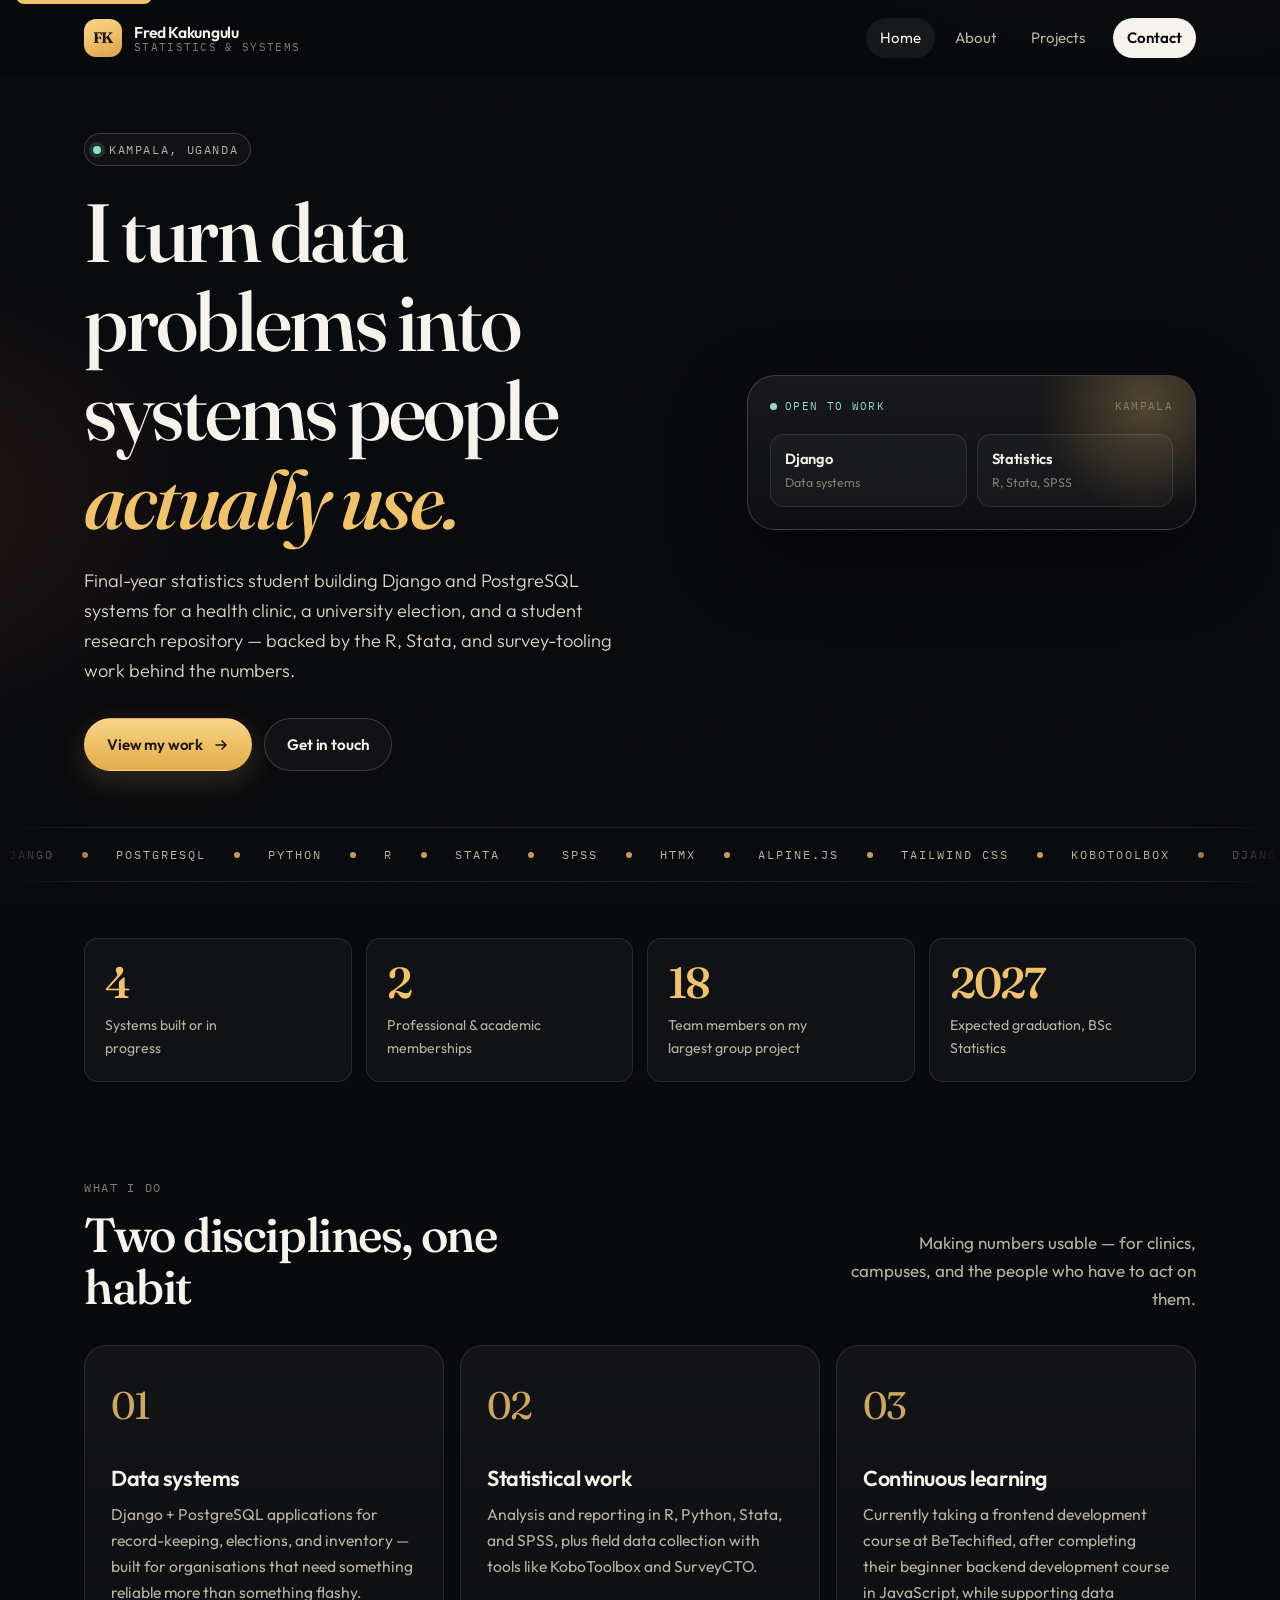
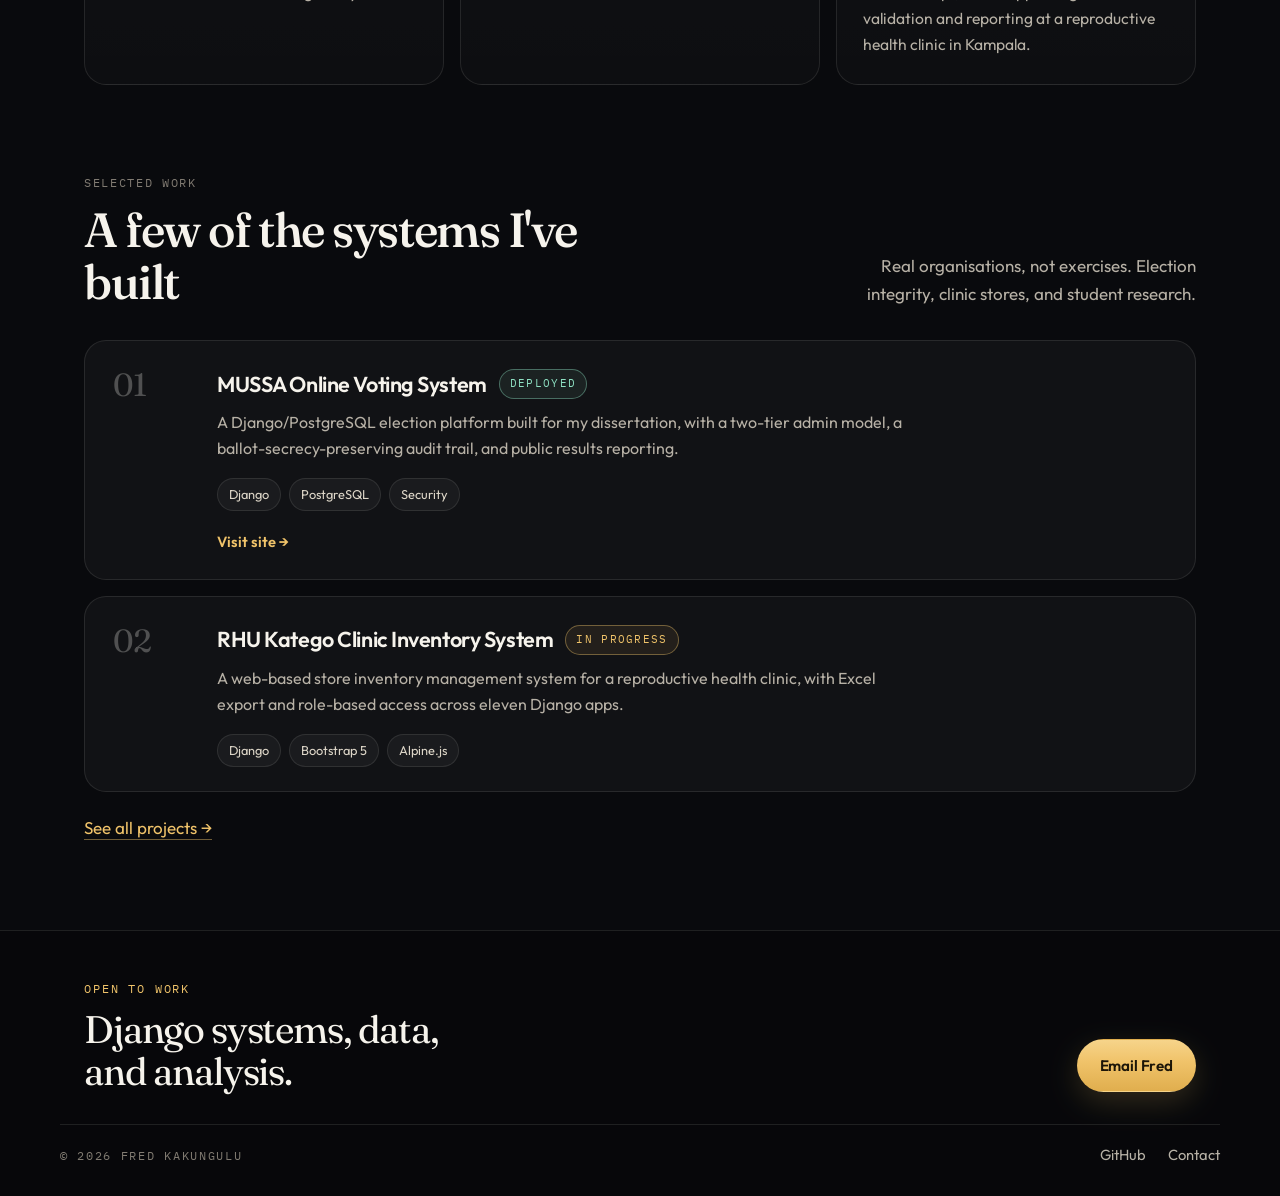
<file: index.html>
<!DOCTYPE html>
<html lang="en">
<head>
  <meta charset="UTF-8">
  <meta name="viewport" content="width=device-width, initial-scale=1.0, viewport-fit=cover">
  <title>Fred Kakungulu — Statistician & Data Systems Developer</title>
  <meta name="description" content="Fred Kakungulu is a final-year statistics student in Kampala, Uganda, building Django and PostgreSQL data systems for health, education, and civic life.">
  <meta name="theme-color" content="#090a0d">
  <link rel="icon" href="data:image/svg+xml,%3Csvg xmlns='http://www.w3.org/2000/svg' viewBox='0 0 100 100'%3E%3Crect width='100' height='100' rx='22' fill='%23f0c36a'/%3E%3Ctext x='50' y='64' font-family='Georgia' font-size='42' font-weight='600' fill='%231c1508' text-anchor='middle'%3EFK%3C/text%3E%3C/svg%3E">
  <link rel="stylesheet" href="css/style.css">
</head>
<body>

  <a class="skip-link" href="#main">Skip to content</a>

  <header class="site-header">
    <div class="container nav">
      <a href="index.html" class="logo">
        <span class="logo-mark">FK</span>
        <span class="logo-text">
          <strong>Fred Kakungulu</strong>
          <span>Statistics &amp; systems</span>
        </span>
      </a>
      <button class="nav-toggle" aria-label="Toggle menu" aria-expanded="false">
        <span></span><span></span><span></span>
      </button>
      <nav class="nav-links">
        <a href="index.html">Home</a>
        <a href="about.html">About</a>
        <a href="projects.html">Projects</a>
        <a href="contact.html" class="nav-cta">Contact</a>
      </nav>
    </div>
  </header>

  <main id="main">

    <section class="hero">
      <div class="container hero-grid">
        <div>
          <p class="eyebrow"><span class="dot" aria-hidden="true"></span> Kampala, Uganda</p>
          <h1>I turn data problems into systems people <em class="accent">actually use.</em></h1>
          <p class="lead">Final-year statistics student building Django and PostgreSQL systems for a health clinic, a university election, and a student research repository — backed by the R, Stata, and survey-tooling work behind the numbers.</p>
          <div class="btn-row">
            <a href="projects.html" class="btn btn-primary">
              View my work
              <svg viewBox="0 0 16 16" fill="none" aria-hidden="true"><path d="M3 8h10M9 4l4 4-4 4" stroke="currentColor" stroke-width="1.6" stroke-linecap="round" stroke-linejoin="round"/></svg>
            </a>
            <a href="contact.html" class="btn btn-ghost">Get in touch</a>
          </div>
        </div>

        <aside class="hero-panel" aria-hidden="true">
          <div class="panel-top">
            <span class="live-pill"><i></i> Open to work</span>
            <span class="panel-meta">Kampala</span>
          </div>
          <div class="panel-facts">
            <div class="fact">
              <strong>Django</strong>
              <span>Data systems</span>
            </div>
            <div class="fact">
              <strong>Statistics</strong>
              <span>R, Stata, SPSS</span>
            </div>
          </div>
        </aside>
      </div>

      <div class="marquee" aria-label="Tools I work with">
        <div class="marquee-track">
          <ul>
            <li>Django</li>
            <li>PostgreSQL</li>
            <li>Python</li>
            <li>R</li>
            <li>Stata</li>
            <li>SPSS</li>
            <li>HTMX</li>
            <li>Alpine.js</li>
            <li>Tailwind CSS</li>
            <li>KoboToolbox</li>
          </ul>
          <ul aria-hidden="true">
            <li>Django</li>
            <li>PostgreSQL</li>
            <li>Python</li>
            <li>R</li>
            <li>Stata</li>
            <li>SPSS</li>
            <li>HTMX</li>
            <li>Alpine.js</li>
            <li>Tailwind CSS</li>
            <li>KoboToolbox</li>
          </ul>
        </div>
      </div>
    </section>

    <section class="stats">
      <div class="container stats-grid">
        <div class="stat">
          <div class="stat-num" data-count="4">4</div>
          <div class="stat-label">Systems built or in progress</div>
        </div>
        <div class="stat">
          <div class="stat-num" data-count="2">2</div>
          <div class="stat-label">Professional &amp; academic memberships</div>
        </div>
        <div class="stat">
          <div class="stat-num" data-count="18">18</div>
          <div class="stat-label">Team members on my largest group project</div>
        </div>
        <div class="stat">
          <div class="stat-num" data-count="2027">2027</div>
          <div class="stat-label">Expected graduation, BSc Statistics</div>
        </div>
      </div>
    </section>

    <section class="section">
      <div class="container">
        <div class="section-head">
          <div>
            <span class="mono">What I do</span>
            <h2>Two disciplines, one habit</h2>
          </div>
          <p>Making numbers usable — for clinics, campuses, and the people who have to act on them.</p>
        </div>
        <div class="grid-3">
          <article class="panel">
            <span class="index">01</span>
            <h3>Data systems</h3>
            <p>Django + PostgreSQL applications for record-keeping, elections, and inventory — built for organisations that need something reliable more than something flashy.</p>
          </article>
          <article class="panel">
            <span class="index">02</span>
            <h3>Statistical work</h3>
            <p>Analysis and reporting in R, Python, Stata, and SPSS, plus field data collection with tools like KoboToolbox and SurveyCTO.</p>
          </article>
          <article class="panel">
            <span class="index">03</span>
            <h3>Continuous learning</h3>
            <p>Currently taking a frontend development course at BeTechified, after completing their beginner backend development course in JavaScript, while supporting data validation and reporting at a reproductive health clinic in Kampala.</p>
          </article>
        </div>
      </div>
    </section>

    <section class="section" style="padding-top: 0;">
      <div class="container">
        <div class="section-head">
          <div>
            <span class="mono">Selected work</span>
            <h2>A few of the systems I've built</h2>
          </div>
          <p>Real organisations, not exercises. Election integrity, clinic stores, and student research.</p>
        </div>
        <div class="project-list">
          <article class="project-card">
            <span class="project-index">01</span>
            <div>
              <div class="project-title-row">
                <h3>MUSSA Online Voting System</h3>
                <span class="status status-live">Deployed</span>
              </div>
              <p class="project-desc">A Django/PostgreSQL election platform built for my dissertation, with a two-tier admin model, a ballot-secrecy-preserving audit trail, and public results reporting.</p>
              <div class="tag-row">
                <span class="tag">Django</span>
                <span class="tag">PostgreSQL</span>
                <span class="tag">Security</span>
              </div>
              <div class="project-links">
                <a href="https://mussaelections.com" target="_blank" rel="noopener">Visit site →</a>
              </div>
            </div>
          </article>
          <article class="project-card">
            <span class="project-index">02</span>
            <div>
              <div class="project-title-row">
                <h3>RHU Katego Clinic Inventory System</h3>
                <span class="status status-progress">In progress</span>
              </div>
              <p class="project-desc">A web-based store inventory management system for a reproductive health clinic, with Excel export and role-based access across eleven Django apps.</p>
              <div class="tag-row">
                <span class="tag">Django</span>
                <span class="tag">Bootstrap 5</span>
                <span class="tag">Alpine.js</span>
              </div>
            </div>
          </article>
        </div>
        <div class="see-more">
          <a href="projects.html" class="inline-link">See all projects →</a>
        </div>
      </div>
    </section>

  </main>

  <footer class="site-footer">
    <div class="container footer-top">
      <div>
        <p class="footer-kicker">Open to work</p>
        <p class="footer-title">Django systems, data, and analysis.</p>
      </div>
      <a href="mailto:fredkakungulu@outlook.com" class="btn btn-primary">Email Fred</a>
    </div>
    <div class="container footer-row">
      <span class="mono">© <span id="year"></span> Fred Kakungulu</span>
      <div class="footer-links">
        <a href="https://github.com/FredKakungulu" target="_blank" rel="noopener">GitHub</a>
        <a href="contact.html">Contact</a>
      </div>
    </div>
  </footer>

  <script src="js/main.js"></script>
</body>
</html>
</file>
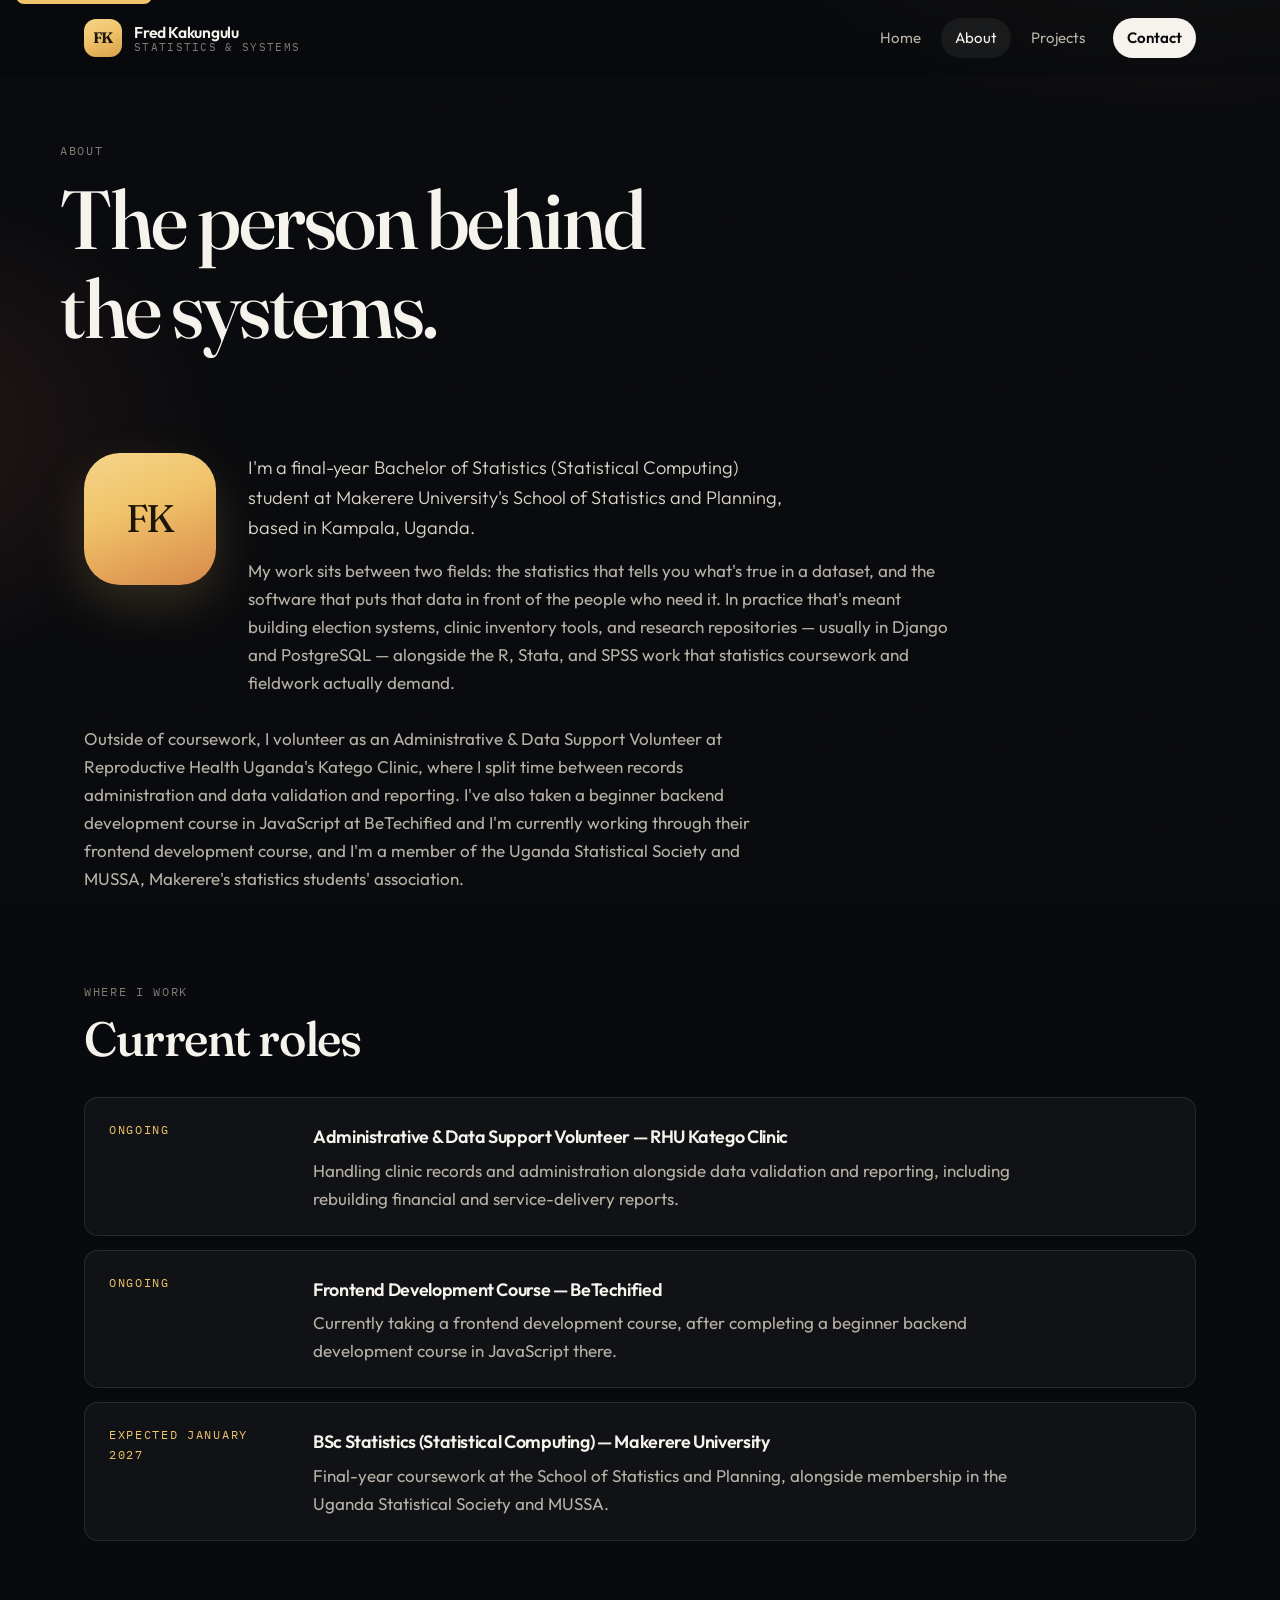
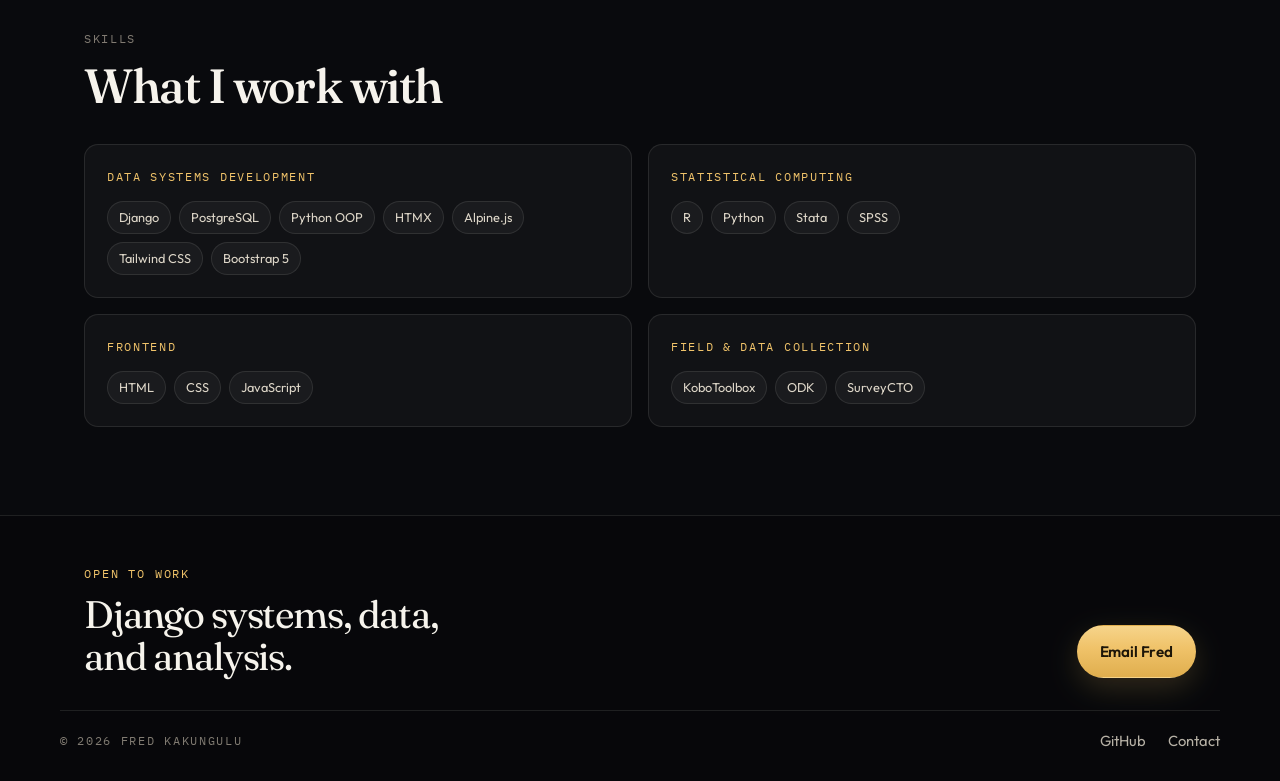
<file: about.html>
<!DOCTYPE html>
<html lang="en">
<head>
  <meta charset="UTF-8">
  <meta name="viewport" content="width=device-width, initial-scale=1.0, viewport-fit=cover">
  <title>About — Fred Kakungulu</title>
  <meta name="description" content="Statistics student at Makerere University, volunteer data support at RHU Katego Clinic, currently studying frontend development at BeTechified.">
  <meta name="theme-color" content="#090a0d">
  <link rel="icon" href="data:image/svg+xml,%3Csvg xmlns='http://www.w3.org/2000/svg' viewBox='0 0 100 100'%3E%3Crect width='100' height='100' rx='22' fill='%23f0c36a'/%3E%3Ctext x='50' y='64' font-family='Georgia' font-size='42' font-weight='600' fill='%231c1508' text-anchor='middle'%3EFK%3C/text%3E%3C/svg%3E">
  <link rel="stylesheet" href="css/style.css">
</head>
<body>

  <a class="skip-link" href="#main">Skip to content</a>

  <header class="site-header">
    <div class="container nav">
      <a href="index.html" class="logo">
        <span class="logo-mark">FK</span>
        <span class="logo-text">
          <strong>Fred Kakungulu</strong>
          <span>Statistics &amp; systems</span>
        </span>
      </a>
      <button class="nav-toggle" aria-label="Toggle menu" aria-expanded="false">
        <span></span><span></span><span></span>
      </button>
      <nav class="nav-links">
        <a href="index.html">Home</a>
        <a href="about.html">About</a>
        <a href="projects.html">Projects</a>
        <a href="contact.html" class="nav-cta">Contact</a>
      </nav>
    </div>
  </header>

  <main id="main">

    <div class="page-header container">
      <span class="mono">About</span>
      <h1>The person behind the systems.</h1>
    </div>

    <section class="section">
      <div class="container">
        <div class="avatar-block">
          <div class="avatar">
            <!-- Swap this initials block for an <img src="assets/photo.jpg" alt="Fred Kakungulu"> when you have a headshot -->
            FK
          </div>
          <div>
            <p class="lead">I'm a final-year Bachelor of Statistics (Statistical Computing) student at Makerere University's School of Statistics and Planning, based in Kampala, Uganda.</p>
            <p>My work sits between two fields: the statistics that tells you what's true in a dataset, and the software that puts that data in front of the people who need it. In practice that's meant building election systems, clinic inventory tools, and research repositories — usually in Django and PostgreSQL — alongside the R, Stata, and SPSS work that statistics coursework and fieldwork actually demand.</p>
          </div>
        </div>

        <p>Outside of coursework, I volunteer as an Administrative &amp; Data Support Volunteer at Reproductive Health Uganda's Katego Clinic, where I split time between records administration and data validation and reporting. I've also taken a beginner backend development course in JavaScript at BeTechified and I'm currently working through their frontend development course, and I'm a member of the Uganda Statistical Society and MUSSA, Makerere's statistics students' association.</p>
      </div>
    </section>

    <section class="section" style="padding-top: 0;">
      <div class="container">
        <div class="section-head">
          <div>
            <span class="mono">Where I work</span>
            <h2>Current roles</h2>
          </div>
        </div>
        <div class="timeline">
          <article class="timeline-item">
            <span class="mono">Ongoing</span>
            <div>
              <h3>Administrative &amp; Data Support Volunteer — RHU Katego Clinic</h3>
              <p>Handling clinic records and administration alongside data validation and reporting, including rebuilding financial and service-delivery reports.</p>
            </div>
          </article>
          <article class="timeline-item">
            <span class="mono">Ongoing</span>
            <div>
              <h3>Frontend Development Course — BeTechified</h3>
              <p>Currently taking a frontend development course, after completing a beginner backend development course in JavaScript there.</p>
            </div>
          </article>
          <article class="timeline-item">
            <span class="mono">Expected January 2027</span>
            <div>
              <h3>BSc Statistics (Statistical Computing) — Makerere University</h3>
              <p>Final-year coursework at the School of Statistics and Planning, alongside membership in the Uganda Statistical Society and MUSSA.</p>
            </div>
          </article>
        </div>
      </div>
    </section>

    <section class="section" style="padding-top: 0;">
      <div class="container">
        <div class="section-head">
          <div>
            <span class="mono">Skills</span>
            <h2>What I work with</h2>
          </div>
        </div>
        <div class="skill-groups">
          <div class="skill-group">
            <span class="mono">Data systems development</span>
            <div class="tag-row">
              <span class="tag">Django</span>
              <span class="tag">PostgreSQL</span>
              <span class="tag">Python OOP</span>
              <span class="tag">HTMX</span>
              <span class="tag">Alpine.js</span>
              <span class="tag">Tailwind CSS</span>
              <span class="tag">Bootstrap 5</span>
            </div>
          </div>
          <div class="skill-group">
            <span class="mono">Statistical computing</span>
            <div class="tag-row">
              <span class="tag">R</span>
              <span class="tag">Python</span>
              <span class="tag">Stata</span>
              <span class="tag">SPSS</span>
            </div>
          </div>
          <div class="skill-group">
            <span class="mono">Frontend</span>
            <div class="tag-row">
              <span class="tag">HTML</span>
              <span class="tag">CSS</span>
              <span class="tag">JavaScript</span>
            </div>
          </div>
          <div class="skill-group">
            <span class="mono">Field &amp; data collection</span>
            <div class="tag-row">
              <span class="tag">KoboToolbox</span>
              <span class="tag">ODK</span>
              <span class="tag">SurveyCTO</span>
            </div>
          </div>
        </div>
      </div>
    </section>

  </main>

  <footer class="site-footer">
    <div class="container footer-top">
      <div>
        <p class="footer-kicker">Open to work</p>
        <p class="footer-title">Django systems, data, and analysis.</p>
      </div>
      <a href="mailto:fredkakungulu@outlook.com" class="btn btn-primary">Email Fred</a>
    </div>
    <div class="container footer-row">
      <span class="mono">© <span id="year"></span> Fred Kakungulu</span>
      <div class="footer-links">
        <a href="https://github.com/FredKakungulu" target="_blank" rel="noopener">GitHub</a>
        <a href="contact.html">Contact</a>
      </div>
    </div>
  </footer>

  <script src="js/main.js"></script>
</body>
</html>
</file>
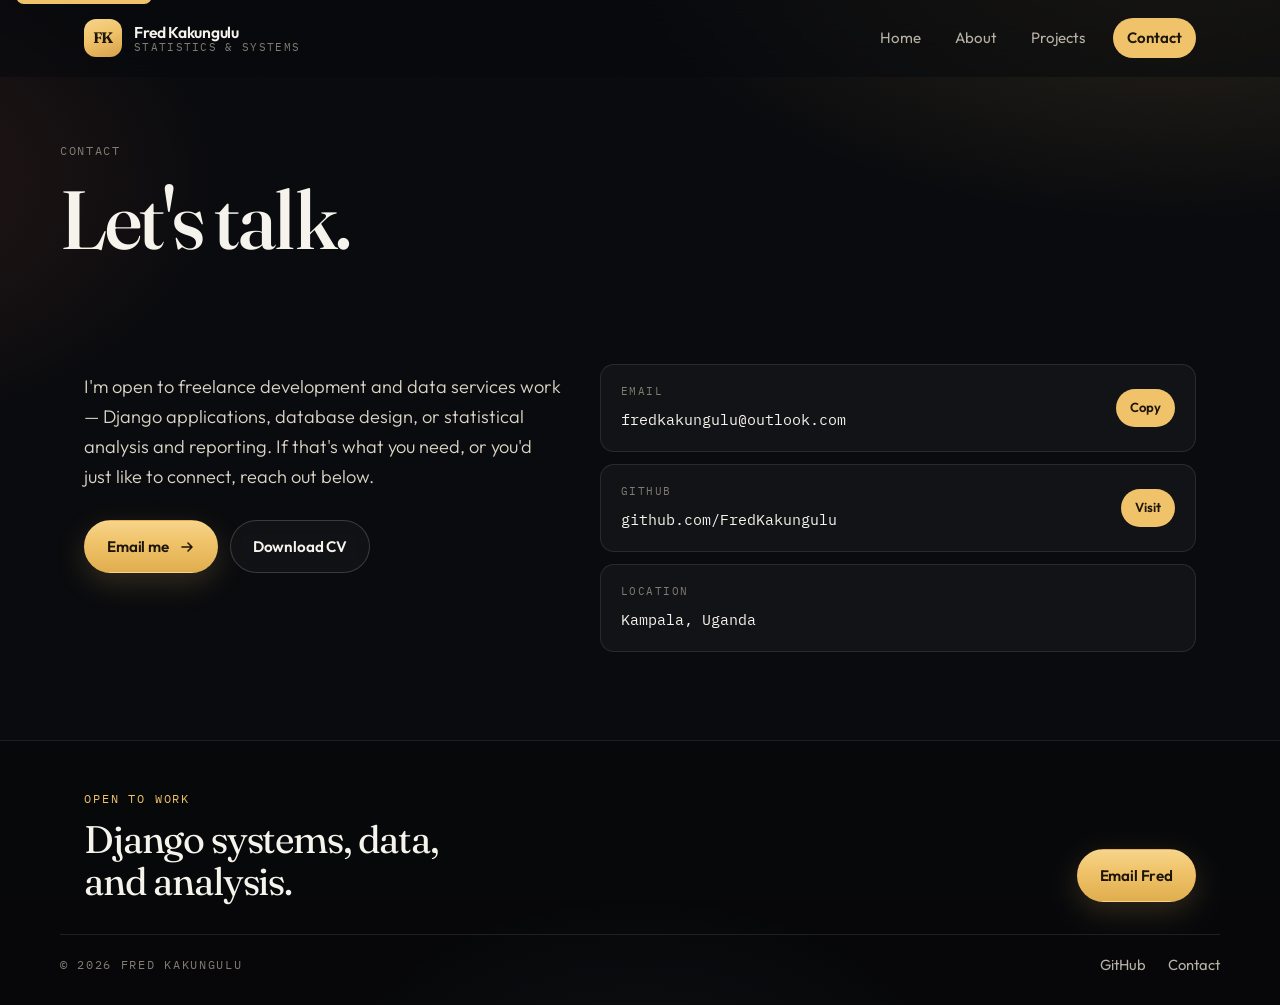
<file: contact.html>
<!DOCTYPE html>
<html lang="en">
<head>
  <meta charset="UTF-8">
  <meta name="viewport" content="width=device-width, initial-scale=1.0, viewport-fit=cover">
  <title>Contact — Fred Kakungulu</title>
  <meta name="description" content="Get in touch with Fred Kakungulu for freelance Django development, data systems work, or statistical analysis.">
  <meta name="theme-color" content="#090a0d">
  <link rel="icon" href="data:image/svg+xml,%3Csvg xmlns='http://www.w3.org/2000/svg' viewBox='0 0 100 100'%3E%3Crect width='100' height='100' rx='22' fill='%23f0c36a'/%3E%3Ctext x='50' y='64' font-family='Georgia' font-size='42' font-weight='600' fill='%231c1508' text-anchor='middle'%3EFK%3C/text%3E%3C/svg%3E">
  <link rel="stylesheet" href="css/style.css">
</head>
<body>

  <a class="skip-link" href="#main">Skip to content</a>

  <header class="site-header">
    <div class="container nav">
      <a href="index.html" class="logo">
        <span class="logo-mark">FK</span>
        <span class="logo-text">
          <strong>Fred Kakungulu</strong>
          <span>Statistics &amp; systems</span>
        </span>
      </a>
      <button class="nav-toggle" aria-label="Toggle menu" aria-expanded="false">
        <span></span><span></span><span></span>
      </button>
      <nav class="nav-links">
        <a href="index.html">Home</a>
        <a href="about.html">About</a>
        <a href="projects.html">Projects</a>
        <a href="contact.html" class="nav-cta">Contact</a>
      </nav>
    </div>
  </header>

  <main id="main">

    <div class="page-header container">
      <span class="mono">Contact</span>
      <h1>Let's talk.</h1>
    </div>

    <section class="section">
      <div class="container contact-grid">
        <div class="contact-intro">
          <p class="lead contact-lead">I'm open to freelance development and data services work — Django applications, database design, or statistical analysis and reporting. If that's what you need, or you'd just like to connect, reach out below.</p>
          <div class="btn-row">
            <a href="mailto:fredkakungulu@outlook.com" class="btn btn-primary">
              Email me
              <svg viewBox="0 0 16 16" fill="none" aria-hidden="true"><path d="M3 8h10M9 4l4 4-4 4" stroke="currentColor" stroke-width="1.6" stroke-linecap="round" stroke-linejoin="round"/></svg>
            </a>
            <a href="assets/Fred-Kakungulu-CV.pdf" class="btn btn-ghost" id="cv-link" download>Download CV</a>
          </div>
          <!-- Drop your CV file at assets/Fred-Kakungulu-CV.pdf so the Download CV button works -->
        </div>

        <div class="contact-list">
          <div class="contact-row">
            <div>
              <div class="contact-row-label">Email</div>
              <span class="mono">fredkakungulu@outlook.com</span>
            </div>
            <button class="copy-btn" data-copy="fredkakungulu@outlook.com">Copy</button>
          </div>
          <div class="contact-row">
            <div>
              <div class="contact-row-label">GitHub</div>
              <span class="mono">github.com/FredKakungulu</span>
            </div>
            <a href="https://github.com/FredKakungulu" target="_blank" rel="noopener" class="copy-btn">Visit</a>
          </div>
          <div class="contact-row">
            <div>
              <div class="contact-row-label">Location</div>
              <span class="mono">Kampala, Uganda</span>
            </div>
          </div>
        </div>
      </div>
    </section>

  </main>

  <footer class="site-footer">
    <div class="container footer-top">
      <div>
        <p class="footer-kicker">Open to work</p>
        <p class="footer-title">Django systems, data, and analysis.</p>
      </div>
      <a href="mailto:fredkakungulu@outlook.com" class="btn btn-primary">Email Fred</a>
    </div>
    <div class="container footer-row">
      <span class="mono">© <span id="year"></span> Fred Kakungulu</span>
      <div class="footer-links">
        <a href="https://github.com/FredKakungulu" target="_blank" rel="noopener">GitHub</a>
        <a href="contact.html">Contact</a>
      </div>
    </div>
  </footer>

  <script src="js/main.js"></script>
</body>
</html>
</file>
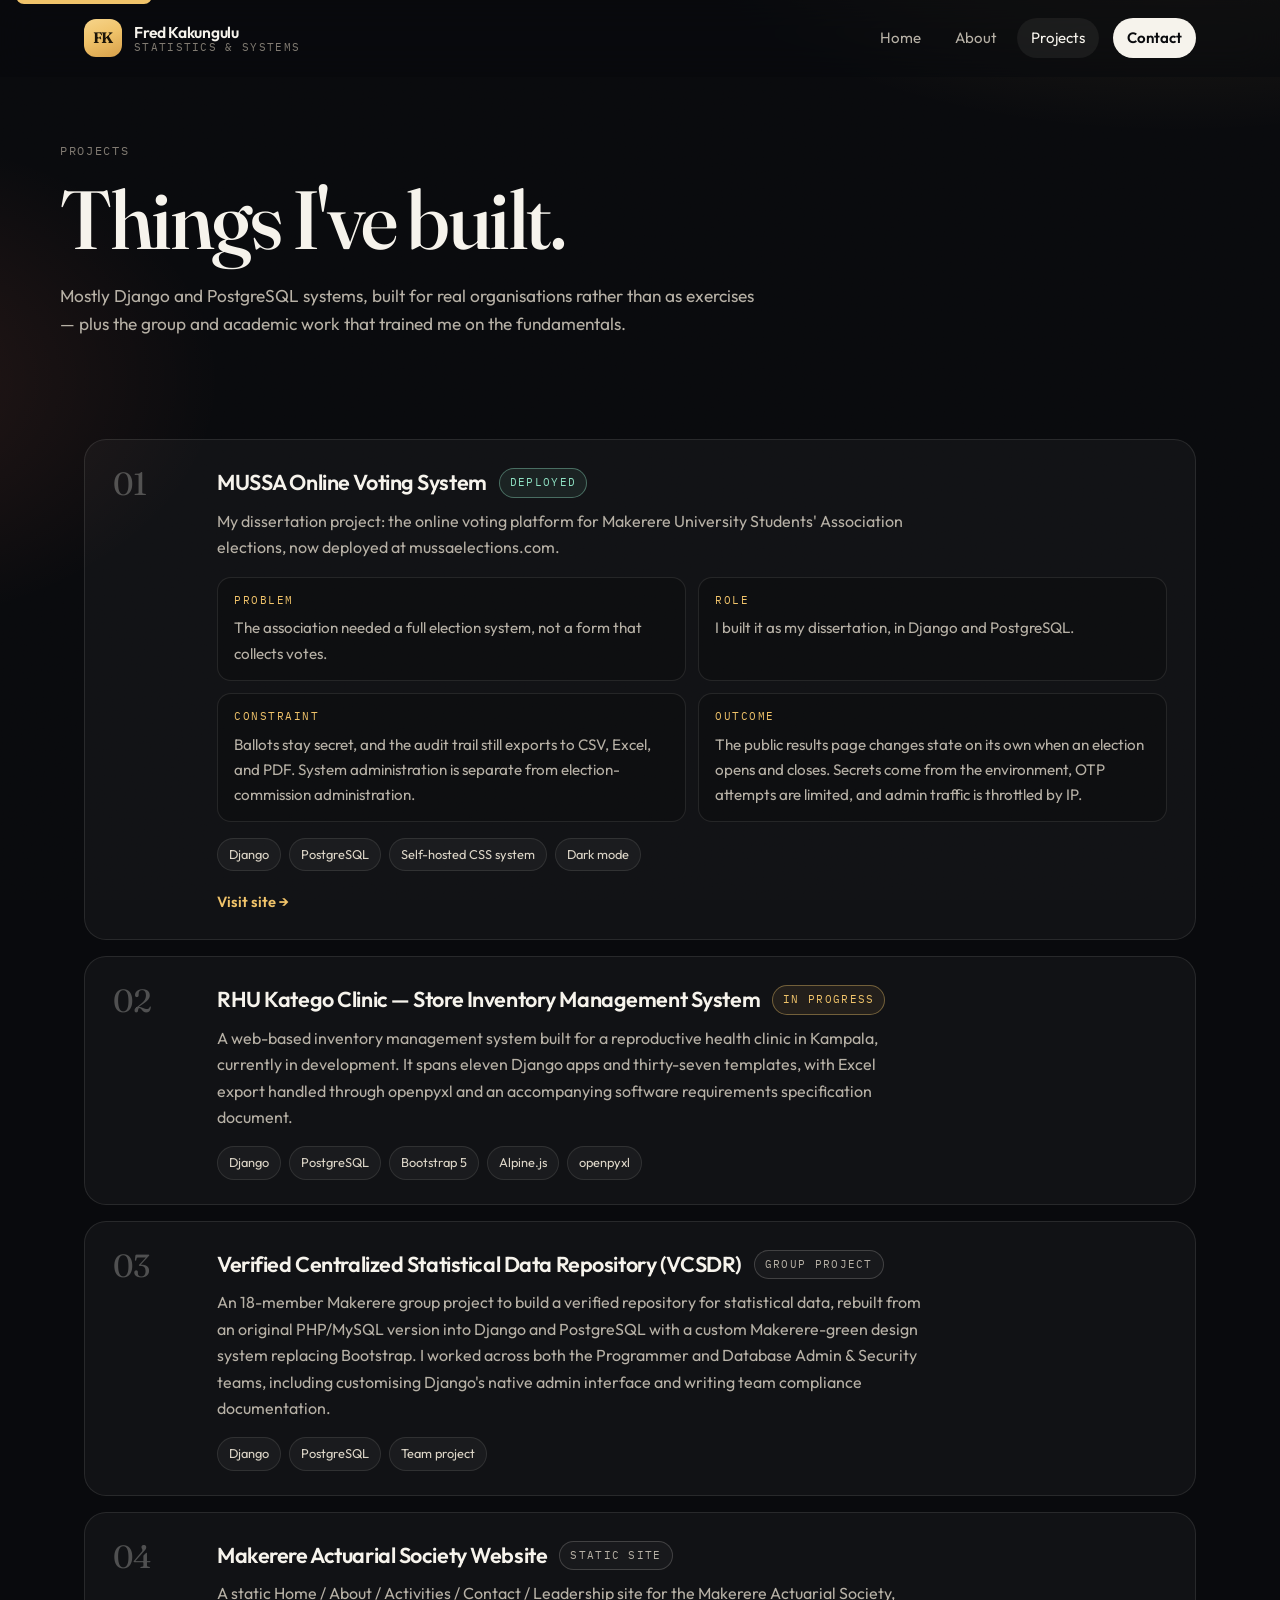
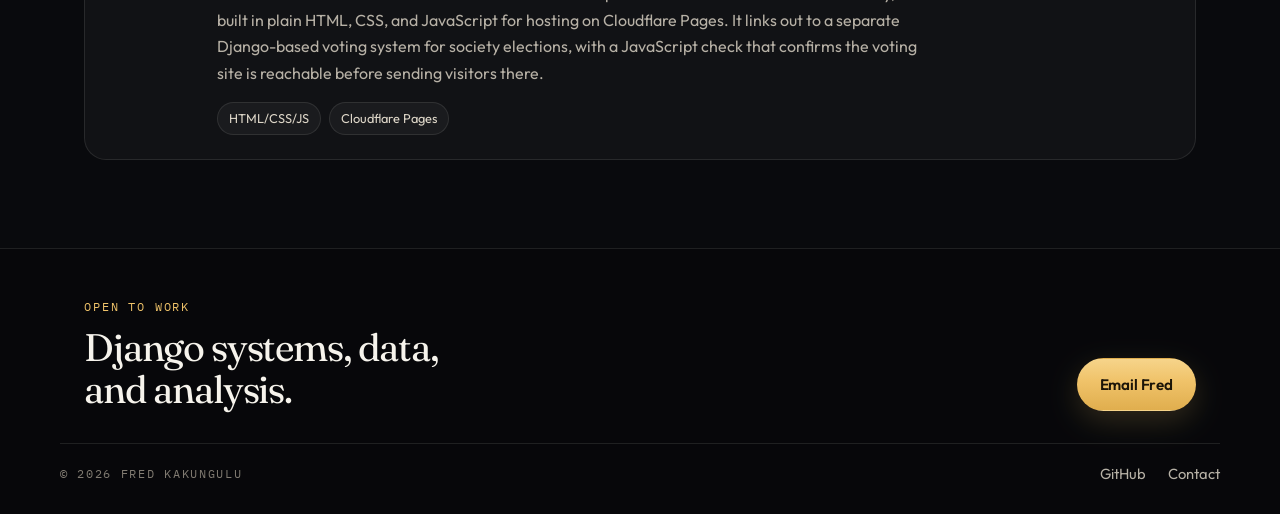
<file: projects.html>
<!DOCTYPE html>
<html lang="en">
<head>
  <meta charset="UTF-8">
  <meta name="viewport" content="width=device-width, initial-scale=1.0, viewport-fit=cover">
  <title>Projects — Fred Kakungulu</title>
  <meta name="description" content="Django, PostgreSQL, and statistical computing projects by Fred Kakungulu, including the MUSSA Online Voting System and a clinic inventory management platform.">
  <meta name="theme-color" content="#090a0d">
  <link rel="icon" href="data:image/svg+xml,%3Csvg xmlns='http://www.w3.org/2000/svg' viewBox='0 0 100 100'%3E%3Crect width='100' height='100' rx='22' fill='%23f0c36a'/%3E%3Ctext x='50' y='64' font-family='Georgia' font-size='42' font-weight='600' fill='%231c1508' text-anchor='middle'%3EFK%3C/text%3E%3C/svg%3E">
  <link rel="stylesheet" href="css/style.css">
</head>
<body>

  <a class="skip-link" href="#main">Skip to content</a>

  <header class="site-header">
    <div class="container nav">
      <a href="index.html" class="logo">
        <span class="logo-mark">FK</span>
        <span class="logo-text">
          <strong>Fred Kakungulu</strong>
          <span>Statistics &amp; systems</span>
        </span>
      </a>
      <button class="nav-toggle" aria-label="Toggle menu" aria-expanded="false">
        <span></span><span></span><span></span>
      </button>
      <nav class="nav-links">
        <a href="index.html">Home</a>
        <a href="about.html">About</a>
        <a href="projects.html">Projects</a>
        <a href="contact.html" class="nav-cta">Contact</a>
      </nav>
    </div>
  </header>

  <main id="main">

    <div class="page-header container">
      <span class="mono">Projects</span>
      <h1>Things I've built.</h1>
      <p>Mostly Django and PostgreSQL systems, built for real organisations rather than as exercises — plus the group and academic work that trained me on the fundamentals.</p>
    </div>

    <section class="section">
      <div class="container">
        <div class="project-list">

          <article class="project-card">
            <span class="project-index">01</span>
            <div>
              <div class="project-title-row">
                <h3>MUSSA Online Voting System</h3>
                <span class="status status-live">Deployed</span>
              </div>
              <p class="project-desc">My dissertation project: the online voting platform for Makerere University Students' Association elections, now deployed at mussaelections.com.</p>
              <dl class="case-study">
                <div>
                  <dt>Problem</dt>
                  <dd>The association needed a full election system, not a form that collects votes.</dd>
                </div>
                <div>
                  <dt>Role</dt>
                  <dd>I built it as my dissertation, in Django and PostgreSQL.</dd>
                </div>
                <div>
                  <dt>Constraint</dt>
                  <dd>Ballots stay secret, and the audit trail still exports to CSV, Excel, and PDF. System administration is separate from election-commission administration.</dd>
                </div>
                <div>
                  <dt>Outcome</dt>
                  <dd>The public results page changes state on its own when an election opens and closes. Secrets come from the environment, OTP attempts are limited, and admin traffic is throttled by IP.</dd>
                </div>
              </dl>
              <div class="tag-row">
                <span class="tag">Django</span>
                <span class="tag">PostgreSQL</span>
                <span class="tag">Self-hosted CSS system</span>
                <span class="tag">Dark mode</span>
              </div>
              <div class="project-links">
                <a href="https://mussaelections.com" target="_blank" rel="noopener">Visit site →</a>
              </div>
            </div>
          </article>

          <article class="project-card">
            <span class="project-index">02</span>
            <div>
              <div class="project-title-row">
                <h3>RHU Katego Clinic — Store Inventory Management System</h3>
                <span class="status status-progress">In progress</span>
              </div>
              <p class="project-desc">A web-based inventory management system built for a reproductive health clinic in Kampala, currently in development. It spans eleven Django apps and thirty-seven templates, with Excel export handled through openpyxl and an accompanying software requirements specification document.</p>
              <div class="tag-row">
                <span class="tag">Django</span>
                <span class="tag">PostgreSQL</span>
                <span class="tag">Bootstrap 5</span>
                <span class="tag">Alpine.js</span>
                <span class="tag">openpyxl</span>
              </div>
            </div>
          </article>

          <article class="project-card">
            <span class="project-index">03</span>
            <div>
              <div class="project-title-row">
                <h3>Verified Centralized Statistical Data Repository (VCSDR)</h3>
                <span class="status status-academic">Group project</span>
              </div>
              <p class="project-desc">An 18-member Makerere group project to build a verified repository for statistical data, rebuilt from an original PHP/MySQL version into Django and PostgreSQL with a custom Makerere-green design system replacing Bootstrap. I worked across both the Programmer and Database Admin &amp; Security teams, including customising Django's native admin interface and writing team compliance documentation.</p>
              <div class="tag-row">
                <span class="tag">Django</span>
                <span class="tag">PostgreSQL</span>
                <span class="tag">Team project</span>
              </div>
            </div>
          </article>

          <article class="project-card">
            <span class="project-index">04</span>
            <div>
              <div class="project-title-row">
                <h3>Makerere Actuarial Society Website</h3>
                <span class="status status-academic">Static site</span>
              </div>
              <p class="project-desc">A static Home / About / Activities / Contact / Leadership site for the Makerere Actuarial Society, built in plain HTML, CSS, and JavaScript for hosting on Cloudflare Pages. It links out to a separate Django-based voting system for society elections, with a JavaScript check that confirms the voting site is reachable before sending visitors there.</p>
              <div class="tag-row">
                <span class="tag">HTML/CSS/JS</span>
                <span class="tag">Cloudflare Pages</span>
              </div>
            </div>
          </article>

        </div>
      </div>
    </section>

  </main>

  <footer class="site-footer">
    <div class="container footer-top">
      <div>
        <p class="footer-kicker">Open to work</p>
        <p class="footer-title">Django systems, data, and analysis.</p>
      </div>
      <a href="mailto:fredkakungulu@outlook.com" class="btn btn-primary">Email Fred</a>
    </div>
    <div class="container footer-row">
      <span class="mono">© <span id="year"></span> Fred Kakungulu</span>
      <div class="footer-links">
        <a href="https://github.com/FredKakungulu" target="_blank" rel="noopener">GitHub</a>
        <a href="contact.html">Contact</a>
      </div>
    </div>
  </footer>

  <script src="js/main.js"></script>
</body>
</html>
</file>
<file: css/style.css>
@import url('https://fonts.googleapis.com/css2?family=Fraunces:ital,opsz,wght@0,9..144,520;0,9..144,640;1,9..144,520&family=IBM+Plex+Mono:wght@400;500&family=Outfit:wght@300;400;500;600;700&display=swap');

/* ============================================
   TOKENS
   ============================================ */
:root {
  --bg: #090a0d;
  --bg-elev: rgba(255, 252, 246, 0.035);
  --bg-elev-solid: #14161c;
  --ink: #f6f3ec;
  --muted: #b7b1a6;
  --faint: #817b72;
  --line: rgba(246, 243, 236, 0.1);
  --line-strong: rgba(246, 243, 236, 0.18);
  --gold: #f0c36a;
  --gold-deep: #c9922e;
  --ink-on-gold: #1c1508;
  --coral: #ff7a59;
  --mint: #8ee0c2;
  --shadow: 0 30px 80px rgba(0, 0, 0, 0.45);
  --radius: 22px;
  --radius-sm: 14px;
  --header-h: 76px;

  --font-sans: 'Outfit', -apple-system, BlinkMacSystemFont, 'Segoe UI', sans-serif;
  --font-serif: 'Fraunces', Georgia, 'Times New Roman', serif;
  --font-mono: 'IBM Plex Mono', 'SF Mono', Consolas, monospace;

  --max-width: 1160px;
  --gutter: 24px;
}

/* ============================================
   RESET
   ============================================ */
*, *::before, *::after { box-sizing: border-box; }
html { scroll-behavior: smooth; color-scheme: dark; overflow-x: clip; }
body, h1, h2, h3, h4, p, figure, blockquote, dl, dd, ul, ol { margin: 0; }
ul, ol { padding: 0; list-style: none; }
img { max-width: 100%; display: block; }
a { color: inherit; text-decoration: none; }
button { font: inherit; color: inherit; background: none; border: none; cursor: pointer; }

/* ============================================
   BASE
   ============================================ */
body {
  min-height: 100vh;
  min-height: 100dvh;
  overflow-x: clip;
  display: flex;
  flex-direction: column;
  padding-left: env(safe-area-inset-left);
  padding-right: env(safe-area-inset-right);
  background:
    radial-gradient(980px 520px at 92% -8%, rgba(240, 195, 106, 0.16), transparent 58%),
    radial-gradient(720px 480px at -12% 18%, rgba(255, 122, 89, 0.12), transparent 52%),
    radial-gradient(640px 420px at 50% 110%, rgba(142, 224, 194, 0.06), transparent 50%),
    var(--bg);
  color: var(--ink);
  font-family: var(--font-sans);
  font-size: 17px;
  font-weight: 400;
  line-height: 1.65;
  -webkit-font-smoothing: antialiased;
}

body::before {
  content: '';
  pointer-events: none;
  position: fixed;
  inset: 0;
  opacity: 0.18;
  background-image: url("data:image/svg+xml,%3Csvg xmlns='http://www.w3.org/2000/svg' width='180' height='180'%3E%3Cfilter id='n'%3E%3CfeTurbulence type='fractalNoise' baseFrequency='.85' numOctaves='2' stitchTiles='stitch'/%3E%3C/filter%3E%3Crect width='180' height='180' filter='url(%23n)' opacity='.55'/%3E%3C/svg%3E");
  mix-blend-mode: overlay;
  z-index: 0;
}

main { flex: 1; position: relative; z-index: 1; }
.site-header, .site-footer { position: relative; z-index: 2; }
.site-header { z-index: 50; }

.container {
  max-width: var(--max-width);
  margin: 0 auto;
  padding: 0 var(--gutter);
}

h1, h2, h3, h4 {
  font-family: var(--font-serif);
  font-weight: 520;
  letter-spacing: -0.03em;
  line-height: 1.08;
  color: var(--ink);
}

h1 { font-size: clamp(2rem, 9vw, 5.15rem); }
h2 { font-size: clamp(1.65rem, 4vw, 3rem); }
h3 { font-size: 1.35rem; font-family: var(--font-sans); font-weight: 600; letter-spacing: -0.02em; line-height: 1.25; }

p { color: var(--muted); max-width: 64ch; }
p.lead { font-size: 1.14rem; color: #ddd6c8; max-width: 46ch; font-weight: 300; }

.mono {
  font-family: var(--font-mono);
  font-size: 0.75rem;
  letter-spacing: 0.14em;
  text-transform: uppercase;
  color: var(--faint);
}

em.accent {
  font-style: italic;
  font-weight: 520;
  color: var(--gold);
}

::selection { background: var(--gold); color: var(--ink-on-gold); }

:focus-visible {
  outline: 2px solid var(--gold);
  outline-offset: 3px;
  border-radius: 4px;
}

.skip-link {
  position: absolute;
  left: 16px;
  top: -40px;
  background: var(--gold);
  color: var(--ink-on-gold);
  padding: 8px 12px;
  border-radius: 8px;
  z-index: 80;
}
.skip-link:focus { top: 12px; }

/* ============================================
   BUTTONS
   ============================================ */
.btn {
  display: inline-flex;
  align-items: center;
  gap: 10px;
  padding: 13px 22px;
  border-radius: 999px;
  font-weight: 600;
  font-size: 0.95rem;
  letter-spacing: -0.01em;
  border: 1px solid transparent;
  transition: transform 0.2s ease, background-color 0.2s ease, border-color 0.2s ease, color 0.2s ease, box-shadow 0.2s ease;
}
.btn svg { width: 16px; height: 16px; }
.btn:hover { transform: translateY(-2px); }
.btn:active { transform: translateY(0); }

.btn-primary {
  background: linear-gradient(180deg, #f6d48a, var(--gold) 42%, #e0ae4e);
  color: var(--ink-on-gold);
  box-shadow: 0 10px 30px rgba(240, 195, 106, 0.18);
}
.btn-primary:hover { box-shadow: 0 16px 36px rgba(240, 195, 106, 0.28); }

.btn-ghost {
  background: rgba(255, 252, 246, 0.03);
  border-color: var(--line-strong);
  color: var(--ink);
  backdrop-filter: blur(8px);
}
.btn-ghost:hover { border-color: var(--gold); color: var(--gold); }

.btn-row { display: flex; gap: 12px; flex-wrap: wrap; }

a.inline-link {
  color: var(--gold);
  border-bottom: 1px solid rgba(240, 195, 106, 0.45);
  padding-bottom: 1px;
}
a.inline-link:hover { color: #fff; border-color: var(--gold); }

/* ============================================
   NAV
   ============================================ */
.site-header {
  position: sticky;
  top: 0;
  min-height: calc(var(--header-h) + env(safe-area-inset-top));
  padding-top: env(safe-area-inset-top);
  background: rgba(9, 10, 13, 0.55);
  backdrop-filter: blur(18px);
  border-bottom: 1px solid transparent;
  transition: background-color 0.25s ease, border-color 0.25s ease;
}
.site-header.is-scrolled {
  background: rgba(9, 10, 13, 0.86);
  border-bottom-color: var(--line);
}

.nav {
  min-height: var(--header-h);
  display: flex;
  align-items: center;
  justify-content: space-between;
}

.logo {
  display: flex;
  align-items: center;
  gap: 12px;
  min-width: 0;
}
.logo-mark {
  width: 38px;
  height: 38px;
  border-radius: 12px;
  display: grid;
  place-items: center;
  background: linear-gradient(160deg, #f6d48a, var(--gold) 45%, #d7a04a);
  color: var(--ink-on-gold);
  font-family: var(--font-serif);
  font-weight: 640;
  font-size: 0.95rem;
  letter-spacing: -0.04em;
  flex-shrink: 0;
}
.logo-text {
  display: flex;
  flex-direction: column;
  line-height: 1.15;
}
.logo-text strong {
  font-weight: 600;
  font-size: 0.98rem;
  letter-spacing: -0.02em;
}
.logo-text span {
  font-family: var(--font-mono);
  font-size: 0.68rem;
  letter-spacing: 0.12em;
  text-transform: uppercase;
  color: var(--faint);
}

.nav-links {
  display: flex;
  align-items: center;
  gap: 6px;
}
.nav-links a {
  position: relative;
  font-size: 0.94rem;
  color: var(--muted);
  padding: 8px 14px;
  border-radius: 999px;
  transition: color 0.15s ease, background-color 0.15s ease;
}
.nav-links a:hover { color: var(--ink); }
.nav-links a.active {
  color: var(--ink);
  background: rgba(246, 243, 236, 0.06);
}
.nav-links a.nav-cta {
  margin-left: 8px;
  background: var(--ink);
  color: var(--bg);
  font-weight: 600;
}
.nav-links a.nav-cta:hover { background: var(--gold); color: var(--ink-on-gold); }
.nav-links a.nav-cta.active { background: var(--gold); color: var(--ink-on-gold); }

.nav-toggle {
  display: none;
  width: 44px;
  height: 44px;
  border-radius: 12px;
  border: 1px solid var(--line-strong);
  position: relative;
}
.nav-toggle span {
  position: absolute;
  left: 12px;
  right: 12px;
  height: 1.5px;
  background: var(--ink);
  transition: transform 0.2s ease, opacity 0.2s ease;
}
.nav-toggle span:nth-child(1) { top: 15px; }
.nav-toggle span:nth-child(2) { top: 20px; }
.nav-toggle span:nth-child(3) { top: 25px; }
.nav-toggle.is-open span:nth-child(1) { transform: translateY(5px) rotate(45deg); }
.nav-toggle.is-open span:nth-child(2) { opacity: 0; }
.nav-toggle.is-open span:nth-child(3) { transform: translateY(-5px) rotate(-45deg); }

@media (max-width: 900px) {
  .logo-text span { display: none; }
  .nav-links { gap: 0; }
  .nav-links a { padding: 8px 10px; }
}

@media (max-width: 639px) {
  :root { --gutter: 16px; }
  .nav-toggle { display: block; }
  .nav-links {
    position: absolute;
    top: calc(100% + 8px);
    left: 12px;
    right: 12px;
    z-index: 60;
    background: #1a1c24;
    border: 1px solid rgba(246, 243, 236, 0.16);
    border-radius: 18px;
    box-shadow: 0 24px 60px rgba(0, 0, 0, 0.65);
    flex-direction: column;
    align-items: stretch;
    gap: 4px;
    padding: 10px;
    transform: translateY(-8px);
    opacity: 0;
    pointer-events: none;
    transition: transform 0.18s ease, opacity 0.18s ease;
  }
  .nav-links a {
    color: var(--ink);
    min-height: 44px;
    display: flex;
    align-items: center;
    padding: 12px 14px;
  }
  .nav-links.is-open {
    transform: translateY(0);
    opacity: 1;
    pointer-events: auto;
  }
  .nav-links a.nav-cta { margin-left: 0; text-align: center; justify-content: center; }
}

/* ============================================
   HERO
   ============================================ */
.hero {
  position: relative;
  padding: 56px 0 28px;
}
.hero-grid {
  display: grid;
  grid-template-columns: 1.15fr 0.85fr;
  gap: 56px;
  align-items: center;
}
.eyebrow {
  display: inline-flex;
  align-items: center;
  gap: 8px;
  margin-bottom: 22px;
  padding: 6px 12px 6px 8px;
  border-radius: 999px;
  border: 1px solid var(--line-strong);
  background: rgba(255, 252, 246, 0.03);
  font-family: var(--font-mono);
  font-size: 0.72rem;
  letter-spacing: 0.14em;
  text-transform: uppercase;
  color: var(--muted);
}
.eyebrow .dot {
  width: 8px;
  height: 8px;
  border-radius: 50%;
  background: var(--mint);
  box-shadow: 0 0 0 4px rgba(142, 224, 194, 0.15);
}
.hero h1 { margin-bottom: 22px; max-width: 11ch; }
.hero p.lead { margin-bottom: 32px; }

.hero-panel {
  position: relative;
  border-radius: 28px;
  padding: 22px;
  background:
    linear-gradient(180deg, rgba(255, 252, 246, 0.06), rgba(255, 252, 246, 0.02));
  border: 1px solid var(--line-strong);
  box-shadow: var(--shadow);
  overflow: hidden;
}
.hero-panel::before {
  content: '';
  position: absolute;
  width: 220px;
  height: 220px;
  right: -60px;
  top: -80px;
  background: radial-gradient(circle, rgba(240, 195, 106, 0.28), transparent 68%);
  pointer-events: none;
}
.panel-top {
  display: flex;
  justify-content: space-between;
  align-items: center;
  margin-bottom: 18px;
  position: relative;
}
.live-pill {
  display: inline-flex;
  align-items: center;
  gap: 8px;
  font-family: var(--font-mono);
  font-size: 0.68rem;
  letter-spacing: 0.12em;
  text-transform: uppercase;
  color: var(--mint);
}
.live-pill i {
  width: 7px;
  height: 7px;
  border-radius: 50%;
  background: var(--mint);
  display: block;
}
.panel-meta {
  font-family: var(--font-mono);
  font-size: 0.68rem;
  letter-spacing: 0.12em;
  text-transform: uppercase;
  color: var(--faint);
}
.panel-facts {
  display: grid;
  grid-template-columns: 1fr 1fr;
  gap: 10px;
  position: relative;
}
.fact {
  padding: 12px 14px;
  border-radius: 14px;
  background: rgba(255, 252, 246, 0.03);
  border: 1px solid var(--line);
}
.fact strong {
  display: block;
  font-size: 0.92rem;
  font-weight: 600;
  letter-spacing: -0.02em;
}
.fact span {
  display: block;
  margin-top: 2px;
  font-size: 0.78rem;
  color: var(--faint);
}

.hero { overflow-x: clip; }
.hero-grid > *,
.stats-grid > *,
.grid-3 > *,
.project-card > *,
.contact-grid > *,
.case-study > * { min-width: 0; }

@media (max-width: 1024px) {
  .hero { padding-top: 36px; }
  .hero-grid { grid-template-columns: 1fr; gap: 36px; }
  .hero h1, .page-header h1 { max-width: none; }
  .hero-panel { max-width: 520px; }
}

/* ============================================
   MARQUEE
   ============================================ */
.marquee {
  margin-top: 56px;
  max-width: 100%;
  border-block: 1px solid var(--line);
  overflow: hidden;
  padding: 16px 0;
  mask-image: linear-gradient(90deg, transparent, #000 8%, #000 92%, transparent);
}
.marquee-track {
  display: flex;
  width: max-content;
  animation: marquee 36s linear infinite;
}
.marquee-track ul {
  display: flex;
  align-items: center;
  gap: 28px;
  padding-right: 28px;
}
.marquee-track li {
  display: flex;
  align-items: center;
  gap: 28px;
  font-family: var(--font-mono);
  font-size: 0.78rem;
  letter-spacing: 0.16em;
  text-transform: uppercase;
  color: var(--muted);
  white-space: nowrap;
}
.marquee-track li::after {
  content: '';
  width: 6px;
  height: 6px;
  border-radius: 50%;
  background: var(--gold);
  opacity: 0.8;
}
@keyframes marquee {
  to { transform: translateX(-50%); }
}

/* ============================================
   STATS
   ============================================ */
.stats { padding: 28px 0 8px; }
.stats-grid {
  display: grid;
  grid-template-columns: repeat(4, 1fr);
  gap: 14px;
}
.stat {
  padding: 22px 20px 20px;
  border-radius: var(--radius-sm);
  background: var(--bg-elev);
  border: 1px solid var(--line);
}
.stat-num {
  font-family: var(--font-serif);
  font-size: clamp(2rem, 3.4vw, 2.7rem);
  font-weight: 520;
  letter-spacing: -0.04em;
  color: var(--gold);
  line-height: 1;
}
.stat-label {
  margin-top: 10px;
  font-size: 0.88rem;
  color: var(--muted);
  max-width: 18ch;
}

@media (max-width: 639px) {
  .stats-grid { grid-template-columns: 1fr; }
}

/* ============================================
   SECTIONS
   ============================================ */
.section { padding: 88px 0; }
.section-head {
  display: flex;
  justify-content: space-between;
  align-items: flex-end;
  gap: 24px;
  margin-bottom: 32px;
}
.section-head .mono { display: block; margin-bottom: 12px; }
.section-head h2 { max-width: 16ch; }
.section-head p { max-width: 32ch; text-align: right; }

@media (max-width: 639px) {
  .section { padding: 64px 0; }
  .section-head { flex-direction: column; align-items: flex-start; }
  .section-head h2 { max-width: none; }
  .section-head p { text-align: left; }
}

.grid-3 {
  display: grid;
  grid-template-columns: repeat(3, 1fr);
  gap: 16px;
}
.panel {
  position: relative;
  padding: 28px 26px 26px;
  border-radius: var(--radius);
  background: linear-gradient(180deg, rgba(255, 252, 246, 0.045), rgba(255, 252, 246, 0.02));
  border: 1px solid var(--line);
  min-height: 240px;
  overflow: hidden;
  transition: transform 0.25s ease, border-color 0.25s ease, background-color 0.25s ease;
}
.panel:hover {
  transform: translateY(-4px);
  border-color: rgba(240, 195, 106, 0.45);
}
.panel .index {
  font-family: var(--font-serif);
  font-size: 2.4rem;
  color: rgba(240, 195, 106, 0.85);
  letter-spacing: -0.04em;
  display: block;
  margin-bottom: 28px;
}
.panel h3 { margin-bottom: 10px; }
.panel p { font-size: 0.98rem; }

@media (max-width: 639px) {
  .grid-3 { grid-template-columns: 1fr; }
}

/* ============================================
   PROJECTS
   ============================================ */
.project-list {
  display: flex;
  flex-direction: column;
  gap: 16px;
}
.project-card {
  display: grid;
  grid-template-columns: 92px 1fr;
  gap: 12px;
  padding: 28px 28px 24px;
  border-radius: var(--radius);
  background: var(--bg-elev);
  border: 1px solid var(--line);
  transition: transform 0.25s ease, border-color 0.25s ease, background-color 0.25s ease;
}
.project-card:hover {
  transform: translateY(-3px);
  border-color: rgba(240, 195, 106, 0.4);
  background: rgba(255, 252, 246, 0.05);
}
.project-index {
  font-family: var(--font-serif);
  font-size: 2rem;
  color: rgba(246, 243, 236, 0.28);
  letter-spacing: -0.04em;
  line-height: 1;
}
.project-title-row {
  display: flex;
  align-items: center;
  gap: 12px;
  flex-wrap: wrap;
  margin-bottom: 10px;
}
.project-title-row h3 { font-size: 1.35rem; }
.project-desc { margin-bottom: 16px; font-size: 1rem; }

.case-study {
  display: grid;
  grid-template-columns: 1fr 1fr;
  gap: 12px;
  margin-bottom: 16px;
}
.case-study div {
  padding: 14px 16px;
  border-radius: 14px;
  border: 1px solid var(--line);
  background: rgba(0, 0, 0, 0.2);
}
.case-study dt {
  font-family: var(--font-mono);
  font-size: 0.68rem;
  letter-spacing: 0.14em;
  text-transform: uppercase;
  color: var(--gold);
  margin-bottom: 6px;
}
.case-study dd {
  margin: 0;
  color: var(--muted);
  font-size: 0.95rem;
}
@media (max-width: 639px) {
  .case-study { grid-template-columns: 1fr; }
}

.status {
  font-family: var(--font-mono);
  font-size: 0.68rem;
  letter-spacing: 0.12em;
  text-transform: uppercase;
  padding: 5px 10px;
  border-radius: 999px;
  border: 1px solid;
  white-space: nowrap;
}
.status-live { color: var(--mint); border-color: rgba(142, 224, 194, 0.4); background: rgba(142, 224, 194, 0.08); }
.status-progress { color: var(--gold); border-color: rgba(240, 195, 106, 0.4); background: rgba(240, 195, 106, 0.08); }
.status-academic { color: var(--muted); border-color: var(--line-strong); background: rgba(255, 252, 246, 0.03); }

.tag-row { display: flex; flex-wrap: wrap; gap: 8px; }
.tag {
  font-size: 0.8rem;
  color: #ddd6c8;
  background: rgba(255, 252, 246, 0.04);
  border: 1px solid var(--line);
  border-radius: 999px;
  padding: 5px 11px;
}
.project-links { margin-top: 16px; }
.project-links a {
  display: inline-flex;
  align-items: center;
  gap: 6px;
  color: var(--gold);
  font-weight: 600;
  font-size: 0.92rem;
}
.project-links a:hover { color: #fff; }
.see-more { margin-top: 22px; }

@media (max-width: 639px) {
  .project-card { grid-template-columns: 1fr; padding: 22px; }
}

/* ============================================
   PAGE HEADER
   ============================================ */
.page-header { padding: 64px 0 12px; }
.page-header .mono { display: block; margin-bottom: 14px; }
.page-header h1 { max-width: 12ch; }
.page-header p { margin-top: 18px; font-size: 1.08rem; }

/* ============================================
   ABOUT
   ============================================ */
.avatar-block {
  display: grid;
  grid-template-columns: auto 1fr;
  gap: 32px;
  align-items: start;
  margin-bottom: 28px;
}
.avatar {
  width: 132px;
  height: 132px;
  border-radius: 36px;
  display: grid;
  place-items: center;
  font-family: var(--font-serif);
  font-size: 2.4rem;
  letter-spacing: -0.04em;
  color: var(--ink-on-gold);
  background:
    linear-gradient(160deg, #f6d48a, var(--gold) 40%, #d8894a);
  box-shadow: 0 20px 50px rgba(240, 195, 106, 0.18);
  overflow: hidden;
}
.avatar img { width: 100%; height: 100%; object-fit: cover; }
.avatar-block .lead { margin-bottom: 14px; }

.timeline { display: flex; flex-direction: column; gap: 14px; }
.timeline-item {
  display: grid;
  grid-template-columns: 180px 1fr;
  gap: 24px;
  padding: 22px 24px;
  border-radius: var(--radius-sm);
  border: 1px solid var(--line);
  background: var(--bg-elev);
}
.timeline-item h3 { margin: 6px 0 8px; font-size: 1.12rem; }
.timeline-item .mono { color: var(--gold); }

.skill-groups {
  display: grid;
  grid-template-columns: 1fr 1fr;
  gap: 16px;
}
.skill-group {
  padding: 22px;
  border-radius: var(--radius-sm);
  border: 1px solid var(--line);
  background: var(--bg-elev);
}
.skill-group .mono { display: block; margin-bottom: 14px; color: var(--gold); }

@media (max-width: 639px) {
  .avatar-block, .timeline-item, .skill-groups { grid-template-columns: 1fr; }
}

/* ============================================
   CONTACT
   ============================================ */
.contact-grid {
  display: grid;
  grid-template-columns: 0.9fr 1.1fr;
  gap: 28px;
  align-items: start;
}
.contact-intro {
  padding: 8px 8px 8px 0;
}
.contact-lead { margin-bottom: 28px; }
.contact-list { display: flex; flex-direction: column; gap: 12px; }
.contact-row {
  display: flex;
  justify-content: space-between;
  align-items: center;
  gap: 16px;
  padding: 18px 20px;
  border-radius: var(--radius-sm);
  border: 1px solid var(--line);
  background: var(--bg-elev);
}
.contact-row-label {
  font-family: var(--font-mono);
  font-size: 0.68rem;
  letter-spacing: 0.14em;
  text-transform: uppercase;
  color: var(--faint);
  margin-bottom: 4px;
}
.contact-row .mono {
  letter-spacing: 0;
  text-transform: none;
  font-size: 0.95rem;
  color: var(--ink);
  overflow-wrap: anywhere;
}
.copy-btn {
  font-size: 0.82rem;
  font-weight: 600;
  color: var(--ink-on-gold);
  background: var(--gold);
  padding: 8px 14px;
  border-radius: 999px;
  flex-shrink: 0;
  transition: transform 0.15s ease, background-color 0.15s ease;
}
.copy-btn:hover { background: #f6d48a; transform: translateY(-1px); }

@media (max-width: 639px) {
  .contact-grid { grid-template-columns: 1fr; }
  .contact-row { align-items: flex-start; flex-direction: column; }
}

/* ============================================
   FOOTER
   ============================================ */
.site-footer {
  margin-top: auto;
  border-top: 1px solid var(--line);
  background: rgba(0, 0, 0, 0.22);
  padding-bottom: env(safe-area-inset-bottom);
}
.footer-top {
  display: flex;
  justify-content: space-between;
  align-items: flex-end;
  gap: 24px;
  padding-top: 48px;
  padding-bottom: 32px;
}
.footer-kicker {
  font-family: var(--font-mono);
  font-size: 0.72rem;
  letter-spacing: 0.16em;
  text-transform: uppercase;
  color: var(--gold);
  margin-bottom: 10px;
}
.footer-title {
  font-family: var(--font-serif);
  font-size: clamp(1.8rem, 3vw, 2.6rem);
  letter-spacing: -0.03em;
  line-height: 1.1;
  color: var(--ink);
  max-width: 16ch;
}
.footer-row {
  display: flex;
  justify-content: space-between;
  align-items: center;
  gap: 12px;
  flex-wrap: wrap;
  padding: 18px 0 28px;
  border-top: 1px solid var(--line);
}
.footer-links { display: flex; gap: 22px; }
.footer-links a { color: var(--muted); font-size: 0.92rem; }
.footer-links a:hover { color: var(--gold); }

@media (max-width: 639px) {
  .footer-top { flex-direction: column; align-items: flex-start; }
}

@media (max-height: 500px) {
  .hero { padding: 20px 0 8px; }
  .hero h1, .page-header h1 { font-size: clamp(1.7rem, 5vw, 2.5rem); }
  .page-header { padding: 24px 0 4px; }
  .section { padding: 40px 0; }
  .marquee { margin-top: 24px; }
}

/* ============================================
   MOTION
   ============================================ */
@media (prefers-reduced-motion: no-preference) {
  .reveal {
    opacity: 0;
    transform: translateY(18px);
    transition: opacity 0.7s ease, transform 0.7s ease;
  }
  .reveal.is-visible { opacity: 1; transform: none; }
}

@media (prefers-reduced-motion: reduce) {
  html { scroll-behavior: auto; }
  .marquee-track { animation: none; }
  .btn:hover, .panel:hover, .project-card:hover, .copy-btn:hover { transform: none; }
}

/* Placed last so these beat the base column rules. */
@media (max-width: 1024px) {
  .stats-grid { grid-template-columns: 1fr 1fr; }
  .grid-3 { grid-template-columns: 1fr 1fr; }
  .panel { min-height: 0; }
}
@media (max-width: 639px) {
  .stats-grid { grid-template-columns: 1fr; }
  .grid-3 { grid-template-columns: 1fr; }
}
</file>
